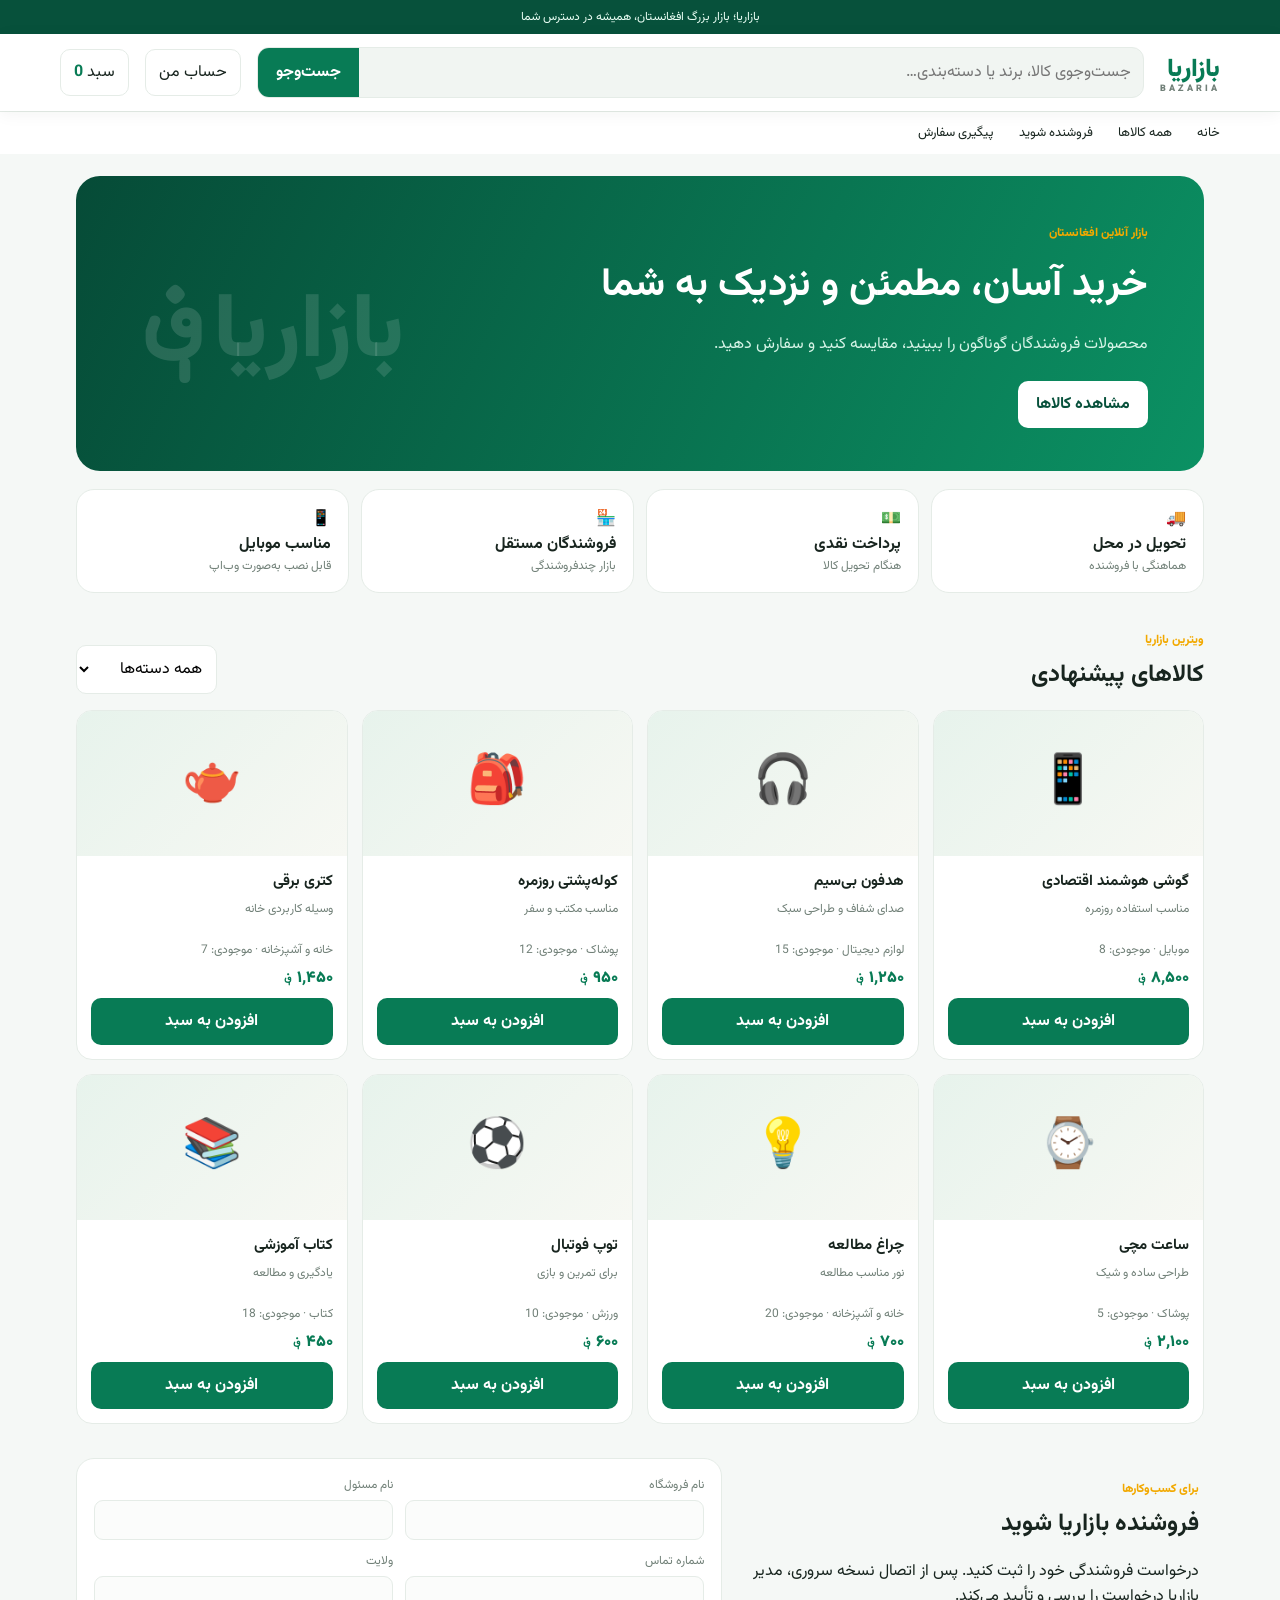
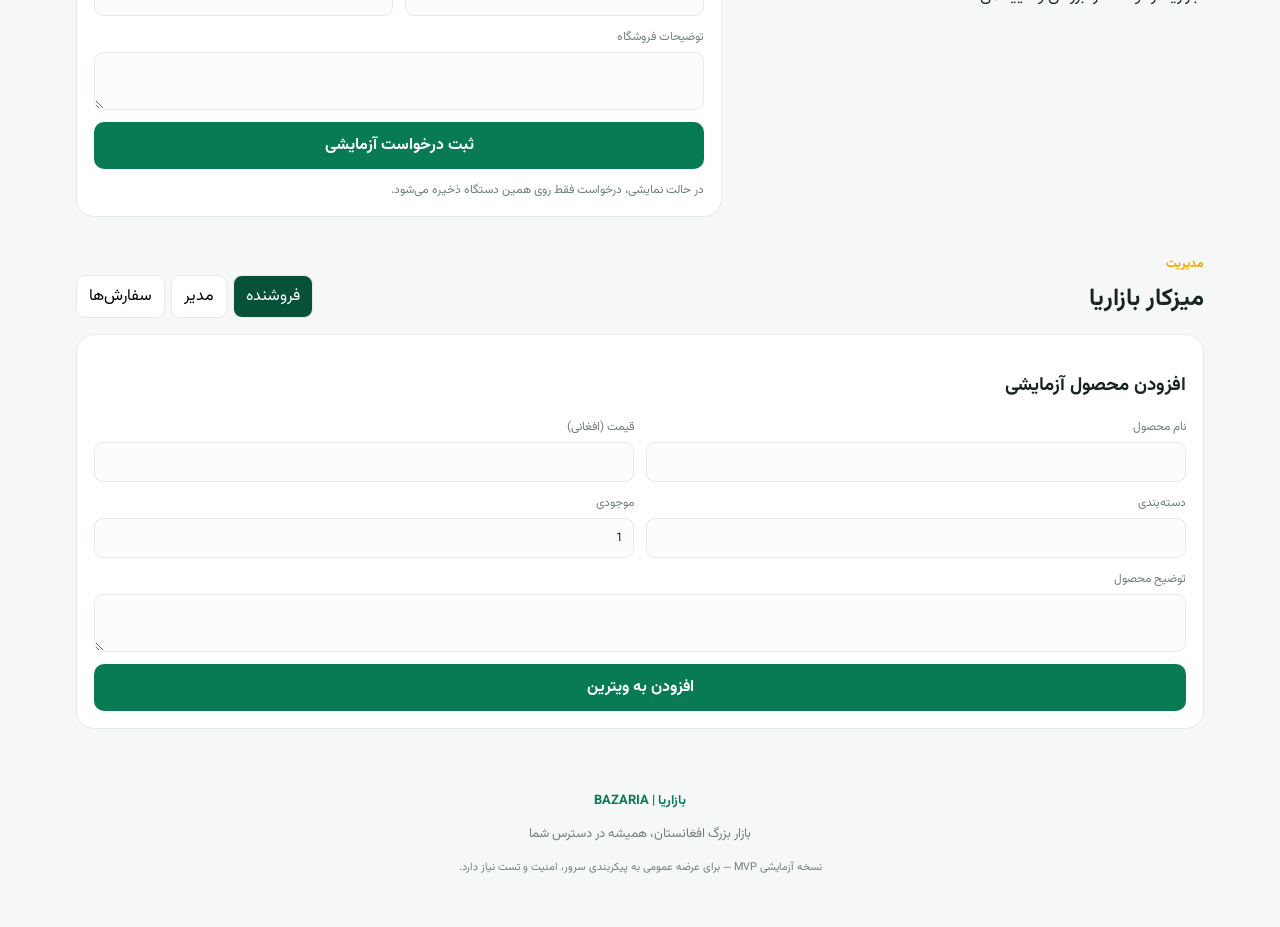
<file: bazaria/index.html>
<!doctype html><html lang="fa" dir="rtl"><head><meta charset="utf-8"><meta name="viewport" content="width=device-width,initial-scale=1,viewport-fit=cover"><meta name="theme-color" content="#07513b"><meta name="description" content="بازاریا؛ بازار آنلاین افغانستان"><link rel="manifest" href="./manifest.webmanifest"><link rel="stylesheet" href="./styles.css"><title>بازاریا | بازار آنلاین افغانستان</title></head><body>
<div class="announcement">بازاریا؛ بازار بزرگ افغانستان، همیشه در دسترس شما</div><header class="header"><a class="brand" href="#">بازاریا <small>BAZARIA</small></a><form id="searchForm" class="search"><input id="searchInput" placeholder="جست‌وجوی کالا، برند یا دسته‌بندی…" aria-label="جست‌وجو"><button>جست‌وجو</button></form><button class="icon-btn" id="accountBtn">حساب من</button><button class="cart-btn" id="cartBtn">سبد <b id="cartCount">۰</b></button></header>
<nav class="nav"><a href="#home">خانه</a><a href="#products">همه کالاها</a><a href="#seller">فروشنده شوید</a><a href="#orders">پیگیری سفارش</a><button id="installBtn" hidden>نصب برنامه</button></nav><main class="container">
<section id="home" class="hero"><div><span class="eyebrow">بازار آنلاین افغانستان</span><h1>خرید آسان، مطمئن و نزدیک به شما</h1><p>محصولات فروشندگان گوناگون را ببینید، مقایسه کنید و سفارش دهید.</p><a class="button light" href="#products">مشاهده کالاها</a></div><div class="hero-art">بازاریا<span>؋</span></div></section>
<section class="benefits"><div>🚚 <b>تحویل در محل</b><small>هماهنگی با فروشنده</small></div><div>💵 <b>پرداخت نقدی</b><small>هنگام تحویل کالا</small></div><div>🏪 <b>فروشندگان مستقل</b><small>بازار چندفروشندگی</small></div><div>📱 <b>مناسب موبایل</b><small>قابل نصب به‌صورت وب‌اپ</small></div></section>
<section class="section" id="products"><div class="section-head"><div><span class="eyebrow">ویترین بازاریا</span><h2>کالاهای پیشنهادی</h2></div><select id="categoryFilter" aria-label="دسته‌بندی"><option value="">همه دسته‌ها</option></select></div><div id="productGrid" class="product-grid"></div></section>
<section class="section split" id="seller"><div><span class="eyebrow">برای کسب‌وکارها</span><h2>فروشنده بازاریا شوید</h2><p>درخواست فروشندگی خود را ثبت کنید. پس از اتصال نسخه سروری، مدیر بازاریا درخواست را بررسی و تأیید می‌کند.</p></div><form id="sellerForm" class="panel form-grid"><label>نام فروشگاه<input name="store" required maxlength="80"></label><label>نام مسئول<input name="owner" required maxlength="80"></label><label>شماره تماس<input name="phone" required inputmode="tel" maxlength="24"></label><label>ولایت<input name="province" required maxlength="60"></label><label class="wide">توضیحات فروشگاه<textarea name="description" rows="2"></textarea></label><button class="button wide">ثبت درخواست آزمایشی</button><small class="wide muted">در حالت نمایشی، درخواست فقط روی همین دستگاه ذخیره می‌شود.</small></form></section>
<section class="section" id="workspace"><div class="section-head"><div><span class="eyebrow">مدیریت</span><h2>میزکار بازاریا</h2></div><div class="tabs"><button data-tab="sellerPanel" class="active">فروشنده</button><button data-tab="adminPanel">مدیر</button><button data-tab="ordersPanel">سفارش‌ها</button></div></div><div id="sellerPanel" class="panel"><h3>افزودن محصول آزمایشی</h3><form id="productForm" class="form-grid"><label>نام محصول<input name="name" required maxlength="100"></label><label>قیمت (افغانی)<input name="price" required type="number" min="1"></label><label>دسته‌بندی<input name="category" required maxlength="50"></label><label>موجودی<input name="stock" type="number" min="0" value="1" required></label><label class="wide">توضیح محصول<textarea name="description" rows="2"></textarea></label><button class="button wide">افزودن به ویترین</button></form></div><div id="adminPanel" class="panel" hidden><h3>درخواست‌های فروشندگی (نمایشی)</h3><div id="sellerRequests"></div><p class="muted">این کنترل‌ها فقط داده محلی را تغییر می‌دهند و جایگزین پنل امن سرور نیستند.</p></div><div id="ordersPanel" class="panel" hidden><h3>سفارش‌های این دستگاه</h3><div id="orderHistory"></div></div></section>
<footer><b>بازاریا | BAZARIA</b><p>بازار بزرگ افغانستان، همیشه در دسترس شما</p><small>نسخه آزمایشی MVP — برای عرضه عمومی به پیکربندی سرور، امنیت و تست نیاز دارد.</small></footer></main>
<dialog id="cartDialog"><form method="dialog" class="dialog-head"><h2>سبد خرید</h2><button class="close">✕</button></form><div id="cartItems"></div><div id="cartTotal" class="total"></div><form id="checkoutForm" class="form-grid"><h3 class="wide">ثبت سفارش آزمایشی</h3><label>نام گیرنده<input name="name" required></label><label>شماره تماس<input name="phone" required inputmode="tel"></label><label>ولایت<input name="province" required></label><label>شهر / ناحیه<input name="district" required></label><label class="wide">آدرس دقیق<textarea name="address" required rows="2"></textarea></label><label class="wide">روش پرداخت<select name="payment"><option value="cod">نقدی هنگام تحویل (COD)</option></select></label><button class="button wide">ثبت سفارش</button></form></dialog><div id="toast" role="status" aria-live="polite"></div><script src="./app.js" defer></script></body></html>
</file>
<file: bazaria/styles.css>
@import url('https://fonts.googleapis.com/css2?family=Vazirmatn:wght@400;500;600;700;800;900&display=swap');:root{--green:#087b55;--dark:#07513b;--ink:#18251f;--muted:#718078;--line:#e5ece7;--bg:#f5f8f6;--orange:#f2a900;--radius:18px}*{box-sizing:border-box}html{scroll-behavior:smooth}body{margin:0;background:var(--bg);color:var(--ink);font-family:Vazirmatn,Tahoma,sans-serif}button,input,select,textarea{font:inherit}button,a{cursor:pointer}a{color:inherit;text-decoration:none}.announcement{background:var(--dark);color:#eafff5;text-align:center;padding:8px;font-size:12px}.header{position:sticky;top:0;z-index:5;background:#fff;display:flex;align-items:center;gap:16px;padding:13px max(16px,calc((100% - 1160px)/2));box-shadow:0 3px 16px #102a1a0d}.brand{font-size:25px;font-weight:900;color:var(--green);white-space:nowrap}.brand small{display:block;font-size:9px;letter-spacing:3px;color:var(--muted);text-align:center;margin-top:-7px}.search{display:flex;flex:1;background:#f1f5f2;border:1px solid var(--line);border-radius:12px;overflow:hidden}.search input{width:100%;min-width:0;border:0;background:transparent;padding:12px;outline:0}.search button,.button{border:0;background:var(--green);color:white;padding:11px 18px;border-radius:10px;font-weight:700}.search button{border-radius:0}.icon-btn,.cart-btn,.nav button{border:1px solid var(--line);background:#fff;padding:10px 13px;border-radius:10px;color:var(--ink);white-space:nowrap}.cart-btn b{color:var(--green)}.nav{display:flex;gap:25px;align-items:center;overflow:auto;white-space:nowrap;padding:11px max(16px,calc((100% - 1160px)/2));background:#fff;border-top:1px solid var(--line);font-size:13px}.container{max-width:1160px;margin:22px auto;padding:0 16px}.hero{background:linear-gradient(115deg,#064b37,#0b9163);border-radius:24px;padding:42px 5%;color:white;display:flex;align-items:center;justify-content:space-between;min-height:245px;overflow:hidden}.hero h1{font-size:clamp(25px,4vw,39px);margin:10px 0}.hero p{color:#d6f4e7}.eyebrow{font-size:12px;color:var(--orange);font-weight:800}.button.light{display:inline-block;background:white;color:var(--dark);margin-top:8px}.hero-art{font-size:clamp(40px,8vw,90px);font-weight:900;color:#ffffff20}.hero-art span{font-size:1.5em;color:#ffffff22}.benefits{display:grid;grid-template-columns:repeat(4,1fr);gap:12px;margin:18px 0}.benefits div,.panel{background:white;border:1px solid var(--line);border-radius:var(--radius);padding:17px}.benefits b,.benefits small{display:block}.benefits small,.muted{color:var(--muted);font-size:12px}.section{margin:34px 0}.section h2{margin:4px 0 0;font-size:24px}.section-head{display:flex;justify-content:space-between;align-items:end;gap:15px;margin-bottom:16px}.section-head select{padding:10px;border:1px solid var(--line);border-radius:10px;background:white}.product-grid{display:grid;grid-template-columns:repeat(4,minmax(0,1fr));gap:14px}.product{background:#fff;border:1px solid var(--line);border-radius:16px;overflow:hidden;display:flex;flex-direction:column}.product-visual{height:145px;background:linear-gradient(135deg,#e7f3ec,#f7f8f3);display:grid;place-items:center;font-size:48px}.product-body{padding:14px;display:flex;flex-direction:column;gap:7px;flex:1}.product h3{font-size:15px;margin:0}.product p{font-size:12px;color:var(--muted);margin:0;min-height:34px}.price{font-weight:900;color:var(--green)}.product .button{margin-top:auto;width:100%}.split{display:grid;grid-template-columns:1fr 1.4fr;gap:20px;align-items:start}.split>div:first-child{padding:18px 5px}.form-grid{display:grid;grid-template-columns:1fr 1fr;gap:12px}.form-grid label{font-size:12px;color:var(--muted);display:flex;flex-direction:column;gap:6px}.form-grid input,.form-grid textarea,.form-grid select{border:1px solid var(--line);border-radius:9px;padding:10px;background:#fbfcfb;color:var(--ink);min-width:0}.wide{grid-column:1/-1}.tabs{display:flex;gap:6px}.tabs button{border:1px solid var(--line);border-radius:9px;background:#fff;padding:8px 12px}.tabs button.active{background:var(--dark);color:#fff}.request,.order-row,.cart-row{padding:12px 0;border-bottom:1px solid var(--line);display:flex;justify-content:space-between;align-items:center;gap:10px;flex-wrap:wrap}.small-btn{border:1px solid var(--line);border-radius:8px;background:white;padding:6px 9px}.danger{color:#b42318}footer{text-align:center;padding:28px 10px;color:var(--muted);font-size:13px}footer b{color:var(--green)}dialog{border:0;border-radius:18px;width:min(560px,calc(100% - 24px));max-height:90vh;overflow:auto;padding:20px;box-shadow:0 20px 70px #0003}dialog::backdrop{background:#10251dcc}.dialog-head{display:flex;justify-content:space-between;align-items:center}.dialog-head h2{margin:0}.close{border:0;background:#f1f4f2;border-radius:8px;padding:8px}#toast{position:fixed;bottom:18px;left:50%;transform:translate(-50%,20px);opacity:0;background:#183b2c;color:white;padding:11px 18px;border-radius:10px;transition:.2s;z-index:20;pointer-events:none}#toast.show{opacity:1;transform:translate(-50%,0)}[hidden]{display:none!important}@media(max-width:800px){.header{flex-wrap:wrap;gap:9px}.brand{font-size:21px}.search{order:3;flex-basis:100%}.benefits{grid-template-columns:repeat(2,1fr)}.product-grid{grid-template-columns:repeat(2,minmax(0,1fr))}.split{grid-template-columns:1fr}.hero{padding:28px 22px}.hero-art{font-size:42px}}@media(max-width:420px){.product-grid{gap:9px}.product-visual{height:110px}.product-body{padding:10px}.product h3{font-size:13px}.icon-btn{padding:8px}.form-grid{grid-template-columns:1fr}.wide{grid-column:auto}.section-head{align-items:start;flex-direction:column}}
</file>
